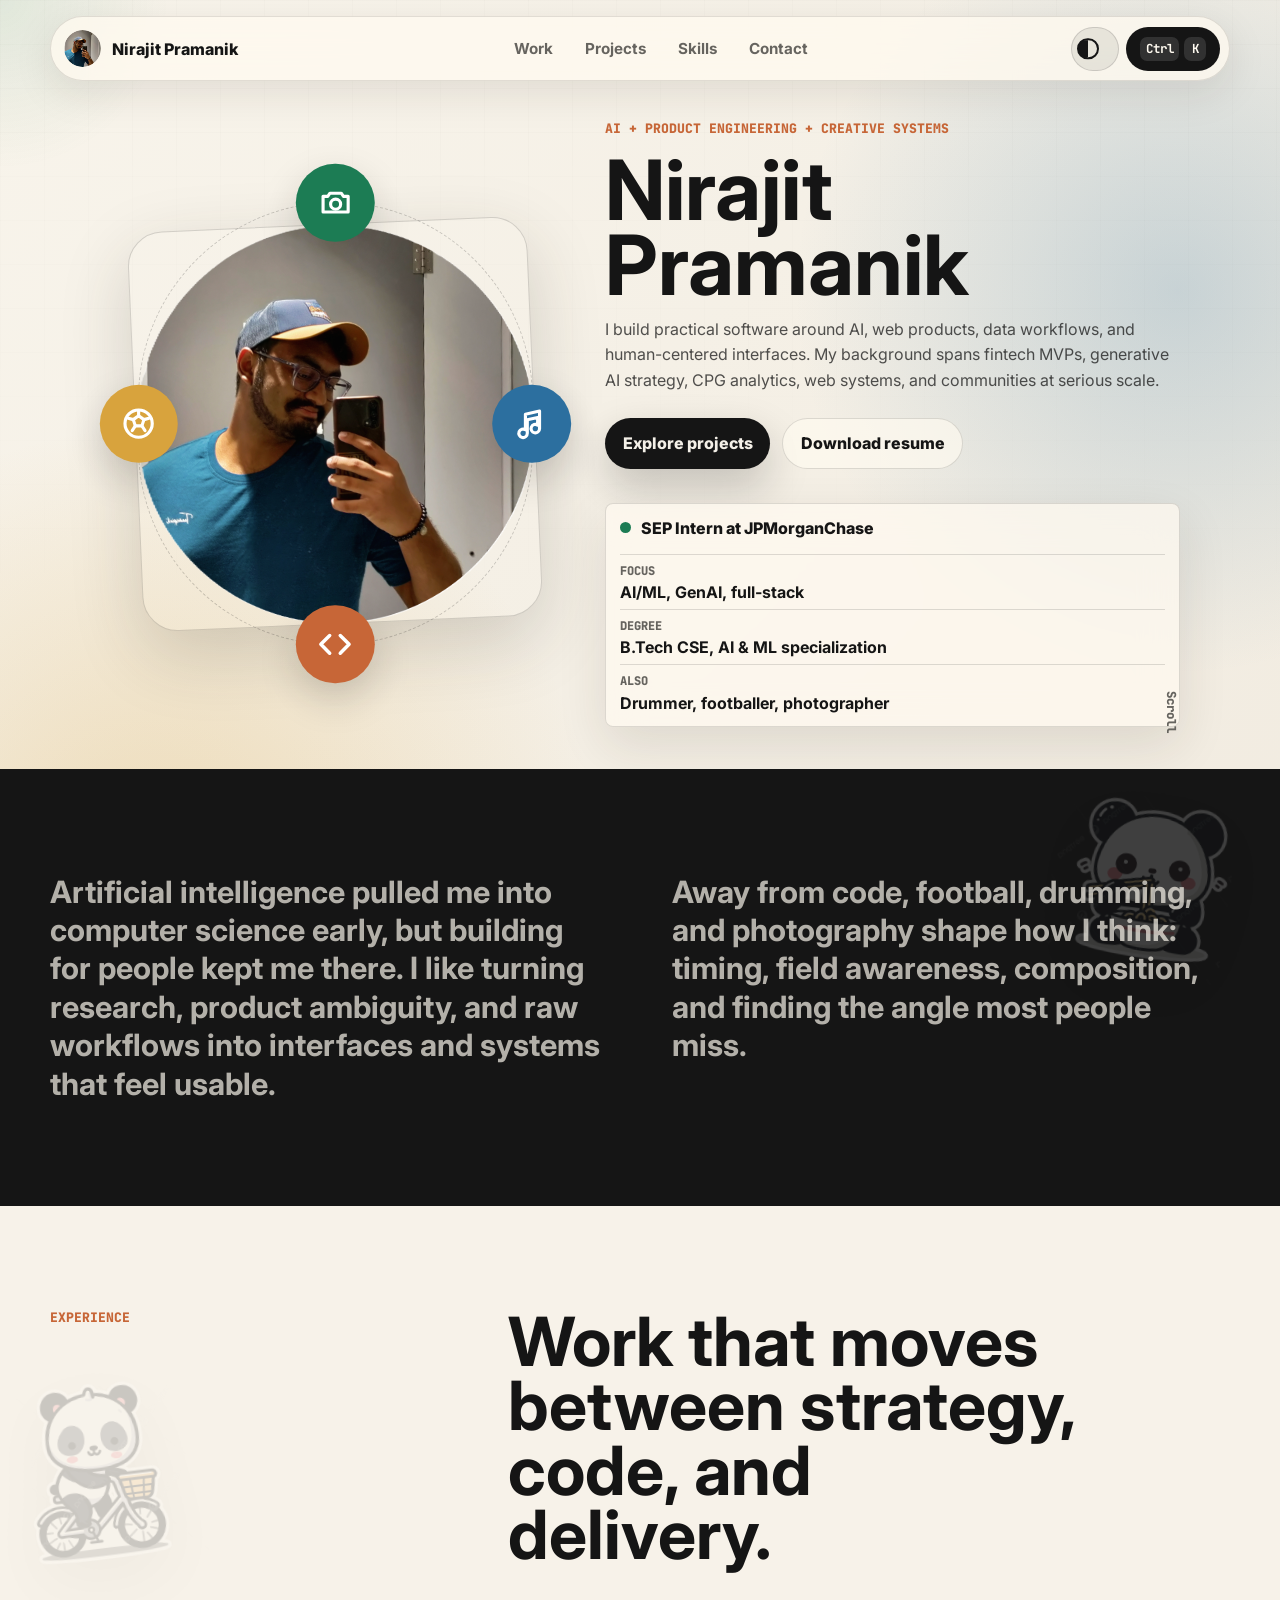
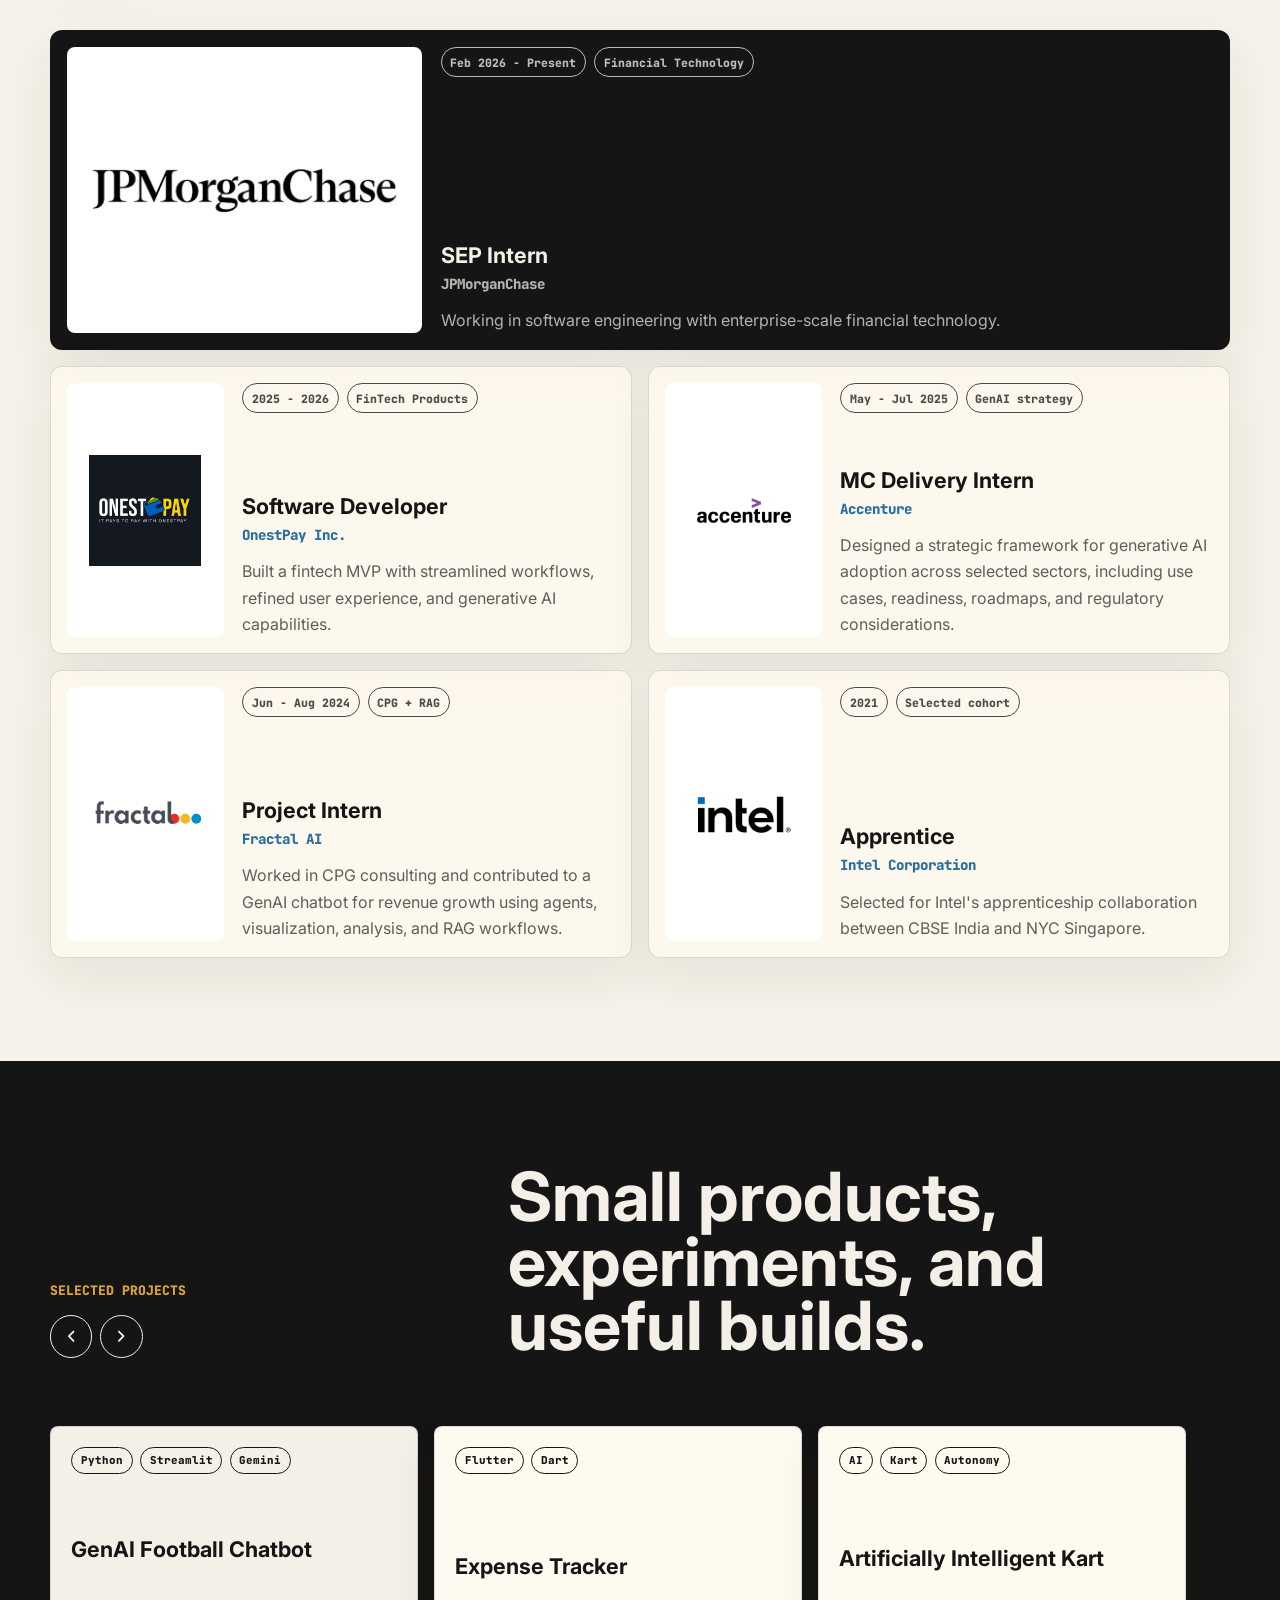
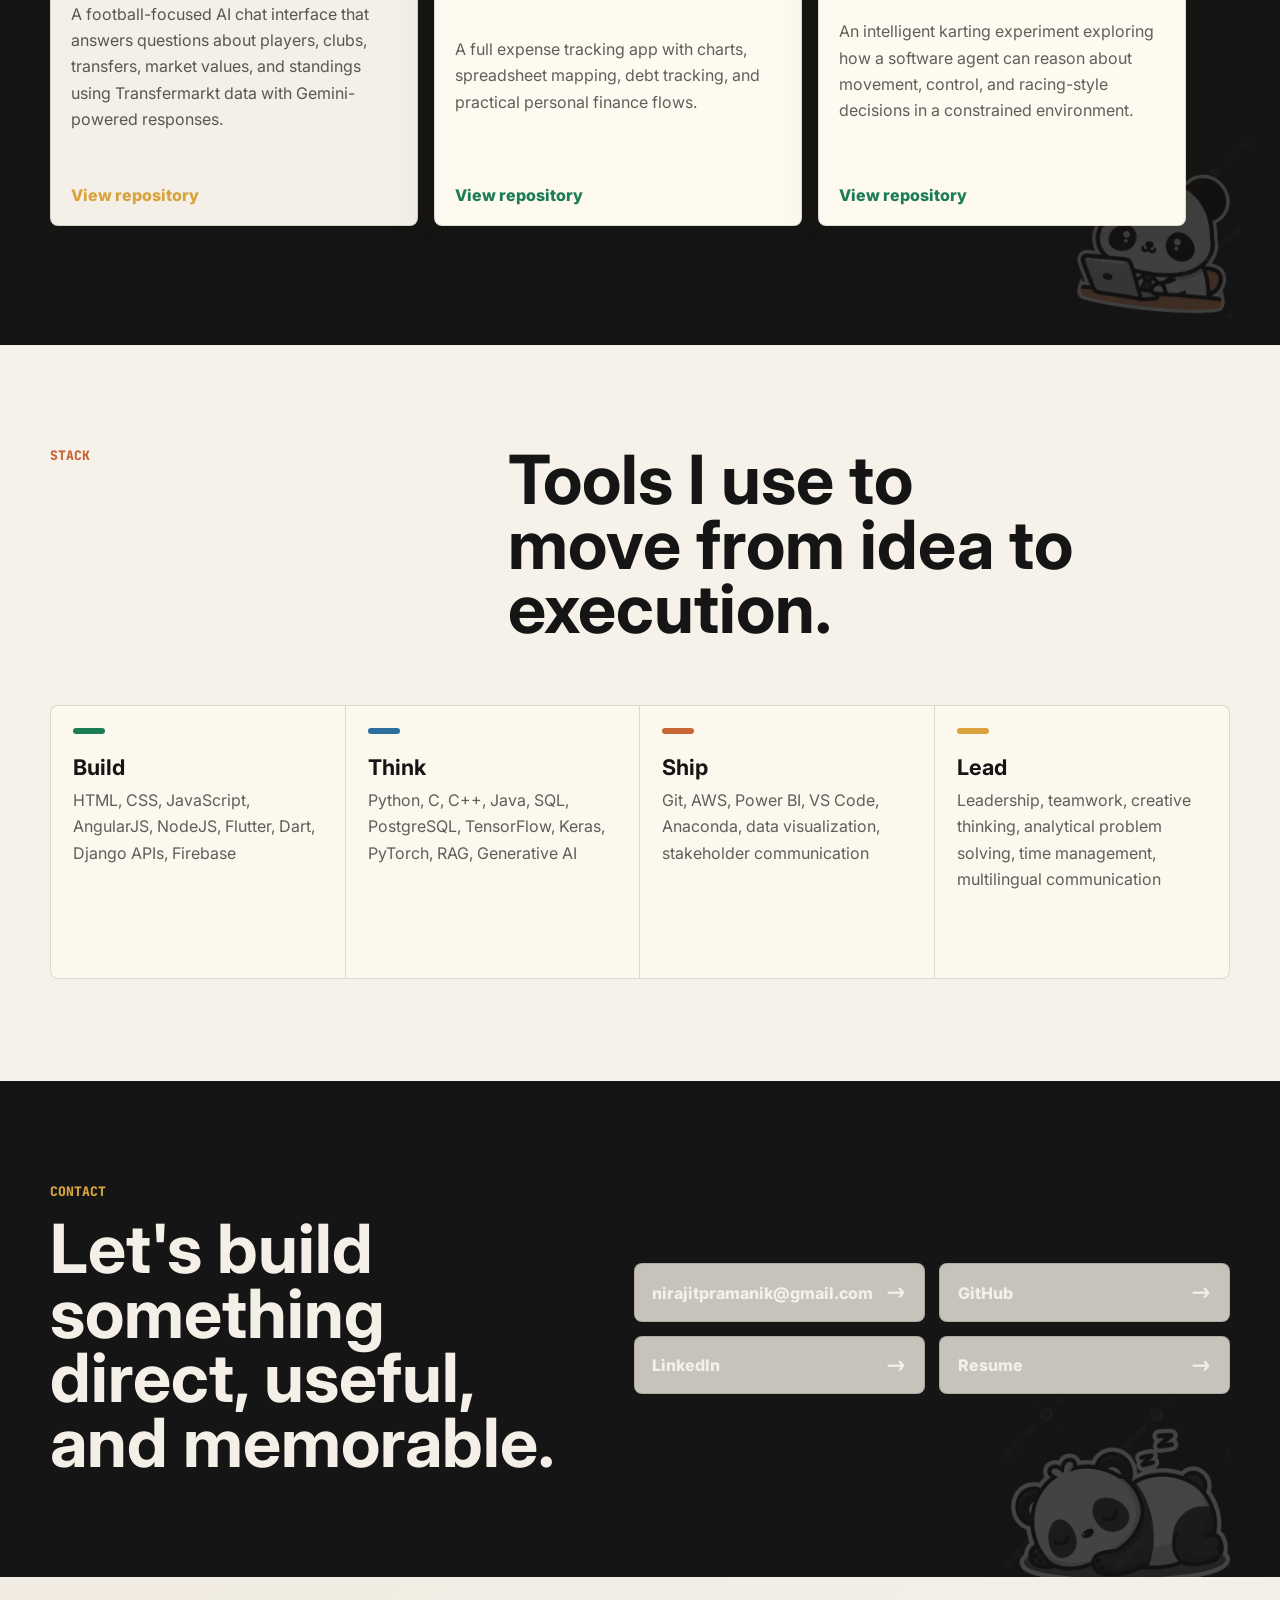
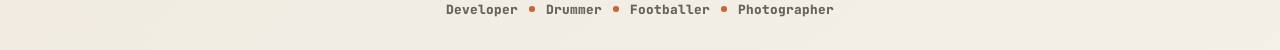
<file: index.html>
<!DOCTYPE html>
<html lang="en">
<head>
  <meta charset="UTF-8">
  <meta name="viewport" content="width=device-width, initial-scale=1.0">
  <meta name="description" content="Nirajit Pramanik - AI-focused software engineer, full-stack developer, drummer, footballer, and photographer.">
  <meta property="og:type" content="website">
  <link rel="canonical" href="https://nirajitpramanik.dev/">
  <meta property="og:url" content="https://nirajitpramanik.dev/">
  <meta property="og:title" content="Nirajit Pramanik">
  <meta property="og:description" content="AI-focused software engineer building useful products across web, data, and generative AI.">
  <meta property="og:image" content="https://nirajitpramanik.dev/assets/img/pfp.png">
  <meta name="twitter:card" content="summary_large_image">
  <meta name="twitter:title" content="Nirajit Pramanik">
  <meta name="twitter:description" content="AI-focused software engineer building useful products across web, data, and generative AI.">
  <meta name="twitter:image" content="https://nirajitpramanik.dev/assets/img/pfp.png">
  <title>Nirajit Pramanik | AI & Software Engineer</title>
  <link rel="preconnect" href="https://fonts.googleapis.com">
  <link rel="preconnect" href="https://fonts.gstatic.com" crossorigin>
  <link href="https://fonts.googleapis.com/css2?family=Inter:wght@400;500;600;700;800&family=JetBrains+Mono:wght@500;700&display=swap" rel="stylesheet">
  <link rel="icon" type="image/x-icon" href="./assets/img/favicon.ico">
  <link rel="stylesheet" href="./assets/css/styles.css">
  <script async src="https://www.googletagmanager.com/gtag/js?id=G-MHSLXDZWWX"></script>
  <script>
    window.dataLayer = window.dataLayer || [];
    function gtag(){dataLayer.push(arguments);}
    gtag('js', new Date());
    gtag('config', 'G-MHSLXDZWWX');
  </script>
</head>
<body>
  <div class="cursor-glow" aria-hidden="true"></div>
  <a class="skip-link" href="#main">Skip to content</a>

  <header class="site-header" data-reveal>
    <a class="brand" href="#top" aria-label="Nirajit Pramanik home">
      <img src="./assets/img/pfp.png" alt="" class="brand-photo">
      <span>Nirajit Pramanik</span>
    </a>
    <nav class="nav-links" aria-label="Primary navigation">
      <a href="#work">Work</a>
      <a href="#projects">Projects</a>
      <a href="#skills">Skills</a>
      <a href="#contact">Contact</a>
    </nav>
    <div class="header-actions">
      <button class="theme-toggle" type="button" data-theme-toggle aria-label="Invert site colours" aria-pressed="false">
        <span class="theme-icon" aria-hidden="true"></span>
      </button>
      <button class="palette-trigger" type="button" data-open-palette aria-label="Open profile command palette">
        <span class="key">Ctrl</span><span class="key">K</span>
      </button>
    </div>
  </header>

  <main id="main">
    <section class="hero" id="top">
      <div class="hero-media" data-reveal>
        <div class="portrait-orbit" aria-hidden="true">
          <span class="orbit-badge camera">
            <svg viewBox="0 0 24 24" focusable="false">
              <path d="M4 8h3l1.4-2h7.2L17 8h3v10H4V8Z"></path>
              <circle cx="12" cy="13" r="3.2"></circle>
            </svg>
          </span>
          <span class="orbit-badge music">
            <svg viewBox="0 0 24 24" focusable="false">
              <path d="M9 18.2a2.7 2.7 0 1 1-1.2-2.25V6l9-2v11.2a2.7 2.7 0 1 1-1.2-2.25V8.1l-6.6 1.45v8.65Z"></path>
            </svg>
          </span>
          <span class="orbit-badge code">
            <svg viewBox="0 0 24 24" focusable="false">
              <path d="m9 7-5 5 5 5"></path>
              <path d="m15 7 5 5-5 5"></path>
            </svg>
          </span>
          <span class="orbit-badge football">
            <svg viewBox="0 0 24 24" focusable="false">
              <circle cx="12" cy="12" r="8.7"></circle>
              <path d="m12 7 3.4 2.45-1.3 4H9.9l-1.3-4L12 7Z"></path>
              <path d="M8.6 9.45 5.4 8.6M15.4 9.45l3.2-.85M9.9 13.45l-2 3M14.1 13.45l2 3M12 7V3.8"></path>
            </svg>
          </span>
        </div>
        <img src="./assets/img/pfp.png" alt="Nirajit Pramanik" class="hero-photo">
      </div>
      <div class="hero-copy" data-reveal>
        <p class="eyebrow">AI + product engineering + creative systems</p>
        <h1>Nirajit Pramanik</h1>
        <p class="hero-text">
          I build practical software around AI, web products, data workflows, and human-centered interfaces.
          My background spans fintech MVPs, generative AI strategy, CPG analytics, web systems,
          and communities at serious scale.
        </p>
        <div class="hero-actions">
          <a class="button primary" href="#projects">Explore projects</a>
          <a class="button secondary" href="./assets/Resume - Nirajit Pramanik.pdf" target="_blank" rel="noreferrer" download="Resume-Nirajit Pramanik">Download resume</a>
        </div>
      </div>
      <aside class="hero-panel" aria-label="Profile snapshot" data-reveal>
        <div class="status-line">
          <span class="pulse"></span>
          <span>SEP Intern at JPMorganChase</span>
        </div>
        <dl class="quick-stats">
          <div><dt>Focus</dt><dd>AI/ML, GenAI, full-stack</dd></div>
          <div><dt>Degree</dt><dd>B.Tech CSE, AI & ML specialization</dd></div>
          <div><dt>Also</dt><dd>Drummer, footballer, photographer</dd></div>
        </dl>
      </aside>
      <div class="scroll-cue" aria-hidden="true">Scroll</div>
    </section>

    <section class="section section-dark intro-band" aria-label="Personal introduction">
      <img class="panda-sticker panda-ramen" src="./assets/img/pandas/panda-ramen.png" alt="" aria-hidden="true">
      <div class="section-inner intro-grid">
        <p data-reveal>
          Artificial intelligence pulled me into computer science early, but building for people kept me there.
          I like turning research, product ambiguity, and raw workflows into interfaces and systems that feel usable.
        </p>
        <p data-reveal>
          Away from code, football, drumming, and photography shape how I think: timing, field awareness, composition,
          and finding the angle most people miss.
        </p>
      </div>
    </section>

    <section class="section section-light work-section" id="work">
      <img class="panda-sticker panda-bike" src="./assets/img/pandas/panda-bike.png" alt="" aria-hidden="true">
      <div class="section-inner">
      <div class="section-heading" data-reveal>
        <p class="eyebrow">Experience</p>
        <h2>Work that moves between strategy, code, and delivery.</h2>
      </div>
      <div class="experience-showcase">
        <article class="experience-card featured current" data-reveal>
          <div class="company-logo logo-jpm">
            <img src="./assets/img/companies/JPMC.jpg" alt="JPMorganChase logo">
          </div>
          <div class="experience-content">
            <div class="experience-meta"><span>Feb 2026 - Present</span><span>Financial Technology</span></div>
            <h3>SEP Intern</h3>
            <p class="company">JPMorganChase</p>
            <p>Working in software engineering with enterprise-scale financial technology.</p>
          </div>
        </article>
        <article class="experience-card" data-reveal>
          <div class="company-logo logo-onest">
            <img src="./assets/img/companies/onestpay.avif" alt="OnestPay logo">
          </div>
          <div class="experience-content">
            <div class="experience-meta"><span>2025 - 2026</span><span>FinTech Products</span></div>
            <h3>Software Developer</h3>
            <p class="company">OnestPay Inc.</p>
            <p>Built a fintech MVP with streamlined workflows, refined user experience, and generative AI capabilities.</p>
          </div>
        </article>
        <article class="experience-card" data-reveal>
          <div class="company-logo logo-accenture">
            <img src="./assets/img/companies/Accenture.jpg" alt="Accenture logo">
          </div>
          <div class="experience-content">
            <div class="experience-meta"><span>May - Jul 2025</span><span>GenAI strategy</span></div>
            <h3>MC Delivery Intern</h3>
            <p class="company">Accenture</p>
            <p>Designed a strategic framework for generative AI adoption across selected sectors, including use cases, readiness, roadmaps, and regulatory considerations.</p>
          </div>
        </article>
        <article class="experience-card" data-reveal>
          <div class="company-logo logo-fractal">
            <img src="./assets/img/companies/fractal.png" alt="Fractal AI logo">
          </div>
          <div class="experience-content">
            <div class="experience-meta"><span>Jun - Aug 2024</span><span>CPG + RAG</span></div>
            <h3>Project Intern</h3>
            <p class="company">Fractal AI</p>
            <p>Worked in CPG consulting and contributed to a GenAI chatbot for revenue growth using agents, visualization, analysis, and RAG workflows.</p>
          </div>
        </article>
        <article class="experience-card" data-reveal>
          <div class="company-logo logo-intel">
            <img src="./assets/img/companies/intel.jpg" alt="Intel logo">
          </div>
          <div class="experience-content">
            <div class="experience-meta"><span>2021</span><span>Selected cohort</span></div>
            <h3>Apprentice</h3>
            <p class="company">Intel Corporation</p>
            <p>Selected for Intel's apprenticeship collaboration between CBSE India and NYC Singapore.</p>
          </div>
        </article>
      </div>
      </div>
    </section>

    <section class="section section-dark projects-section" id="projects">
      <img class="panda-sticker panda-laptop" src="./assets/img/pandas/panda-laptop.png" alt="" aria-hidden="true">
      <div class="section-inner">
      <div class="section-heading project-heading" data-reveal>
        <div>
          <p class="eyebrow">Selected projects</p>
          <div class="carousel-controls" aria-label="Project carousel controls">
            <button type="button" data-scroll-projects="prev" aria-label="Previous project">
              <svg viewBox="0 0 24 24" focusable="false"><path d="m15 6-6 6 6 6"></path></svg>
            </button>
            <button type="button" data-scroll-projects="next" aria-label="Next project">
              <svg viewBox="0 0 24 24" focusable="false"><path d="m9 6 6 6-6 6"></path></svg>
            </button>
          </div>
        </div>
        <h2>Small products, experiments, and useful builds.</h2>
      </div>
      <div class="project-grid">
        <article class="project-card featured" data-reveal>
          <div class="project-topline"><span>Python</span><span>Streamlit</span><span>Gemini</span></div>
          <h3>GenAI Football Chatbot</h3>
          <p>A football-focused AI chat interface that answers questions about players, clubs, transfers, market values, and standings using Transfermarkt data with Gemini-powered responses.</p>
          <a href="https://github.com/nirajitpramanik/genai-football-chatbot" target="_blank" rel="noreferrer">View repository</a>
        </article>
        <article class="project-card" data-reveal>
          <div class="project-topline"><span>Flutter</span><span>Dart</span></div>
          <h3>Expense Tracker</h3>
          <p>A full expense tracking app with charts, spreadsheet mapping, debt tracking, and practical personal finance flows.</p>
          <a href="https://github.com/nirajitpramanik/Expense-Tracker" target="_blank" rel="noreferrer">View repository</a>
        </article>
        <article class="project-card" data-reveal>
          <div class="project-topline"><span>AI</span><span>Kart</span><span>Autonomy</span></div>
          <h3>Artificially Intelligent Kart</h3>
          <p>An intelligent karting experiment exploring how a software agent can reason about movement, control, and racing-style decisions in a constrained environment.</p>
          <a href="https://github.com/nirajitpramanik/artificially-intelligent-kart" target="_blank" rel="noreferrer">View repository</a>
        </article>
        <article class="project-card" data-reveal>
          <div class="project-topline"><span>Stocks</span><span>News</span><span>Automation</span></div>
          <h3>Stock News Tracker</h3>
          <p>A market-awareness tool for tracking stock-related news and turning fast-moving headlines into a cleaner, easier-to-scan watchlist.</p>
          <a href="https://github.com/nirajitpramanik/stock-news-tracker" target="_blank" rel="noreferrer">View repository</a>
        </article>
        <article class="project-card" data-reveal>
          <div class="project-topline"><span>HTML</span><span>CSS</span><span>JS</span><span>AWS</span></div>
          <h3>Website Development</h3>
          <p>Personal and public websites, including travel journaling, college club pages, academic calculators, and football games.</p>
          <div class="link-list">
            <a href="https://main.d289a1s6c9stis.amplifyapp.com/" target="_blank" rel="noreferrer">Travel Journal</a>
            <a href="https://ignitiontechnologies.github.io/" target="_blank" rel="noreferrer">Ignition</a>
            <a href="https://nirajitpramanik.github.io/football-scorer-website/" target="_blank" rel="noreferrer">Football Scorer</a>
          </div>
        </article>
      </div>
      </div>
    </section>

    <section class="section section-light skills-section" id="skills">
      <div class="section-inner">
      <div class="section-heading" data-reveal>
        <p class="eyebrow">Stack</p>
        <h2>Tools I use to move from idea to execution.</h2>
      </div>
      <div class="skills-grid" data-reveal>
        <div class="skill-column">
          <h3>Build</h3>
          <p>HTML, CSS, JavaScript, AngularJS, NodeJS, Flutter, Dart, Django APIs, Firebase</p>
        </div>
        <div class="skill-column">
          <h3>Think</h3>
          <p>Python, C, C++, Java, SQL, PostgreSQL, TensorFlow, Keras, PyTorch, RAG, Generative AI</p>
        </div>
        <div class="skill-column">
          <h3>Ship</h3>
          <p>Git, AWS, Power BI, VS Code, Anaconda, data visualization, stakeholder communication</p>
        </div>
        <div class="skill-column">
          <h3>Lead</h3>
          <p>Leadership, teamwork, creative thinking, analytical problem solving, time management, multilingual communication</p>
        </div>
      </div>
      </div>
    </section>

    <section class="section section-dark contact-section" id="contact">
      <img class="panda-sticker panda-sleep" src="./assets/img/pandas/panda-sleep.png" alt="" aria-hidden="true">
      <div class="section-inner contact-inner">
      <div class="contact-copy" data-reveal>
        <p class="eyebrow">Contact</p>
        <h2>Let's build something direct, useful, and memorable.</h2>
      </div>
      <div class="contact-actions" data-reveal>
        <a href="mailto:nirajitpramanik@gmail.com">nirajitpramanik@gmail.com</a>
        <a href="https://github.com/nirajitpramanik" target="_blank" rel="noreferrer">GitHub</a>
        <a href="https://linkedin.com/in/nirajit-pramanik" target="_blank" rel="noreferrer">LinkedIn</a>
        <a href="./assets/Resume - Nirajit Pramanik.pdf" target="_blank" rel="noreferrer" download="Resume-Nirajit Pramanik">Resume</a>
      </div>
      </div>
    </section>
  </main>

  <footer class="site-footer">
    <span>Developer</span>
    <span>Drummer</span>
    <span>Footballer</span>
    <span>Photographer</span>
  </footer>

  <dialog class="command-palette" aria-label="Profile command palette">
    <div class="palette-shell">
      <input type="search" placeholder="Jump to work, projects, skills, contact..." aria-label="Search profile sections" data-palette-search>
      <div class="palette-results">
        <a href="#work" data-palette-item><span>Experience</span><small>Timeline and roles</small></a>
        <a href="#projects" data-palette-item><span>Projects</span><small>Apps, websites, experiments</small></a>
        <a href="#skills" data-palette-item><span>Skills</span><small>Languages, tools, strengths</small></a>
        <a href="#contact" data-palette-item><span>Contact</span><small>Email, GitHub, LinkedIn</small></a>
        <a href="./assets/Resume - Nirajit Pramanik.pdf" target="_blank" rel="noreferrer" download="Resume-Nirajit Pramanik" data-palette-item><span>Resume</span><small>Download PDF</small></a>
      </div>
    </div>
  </dialog>

  <script src="./assets/js/script.js"></script>
</body>
</html>
</file>
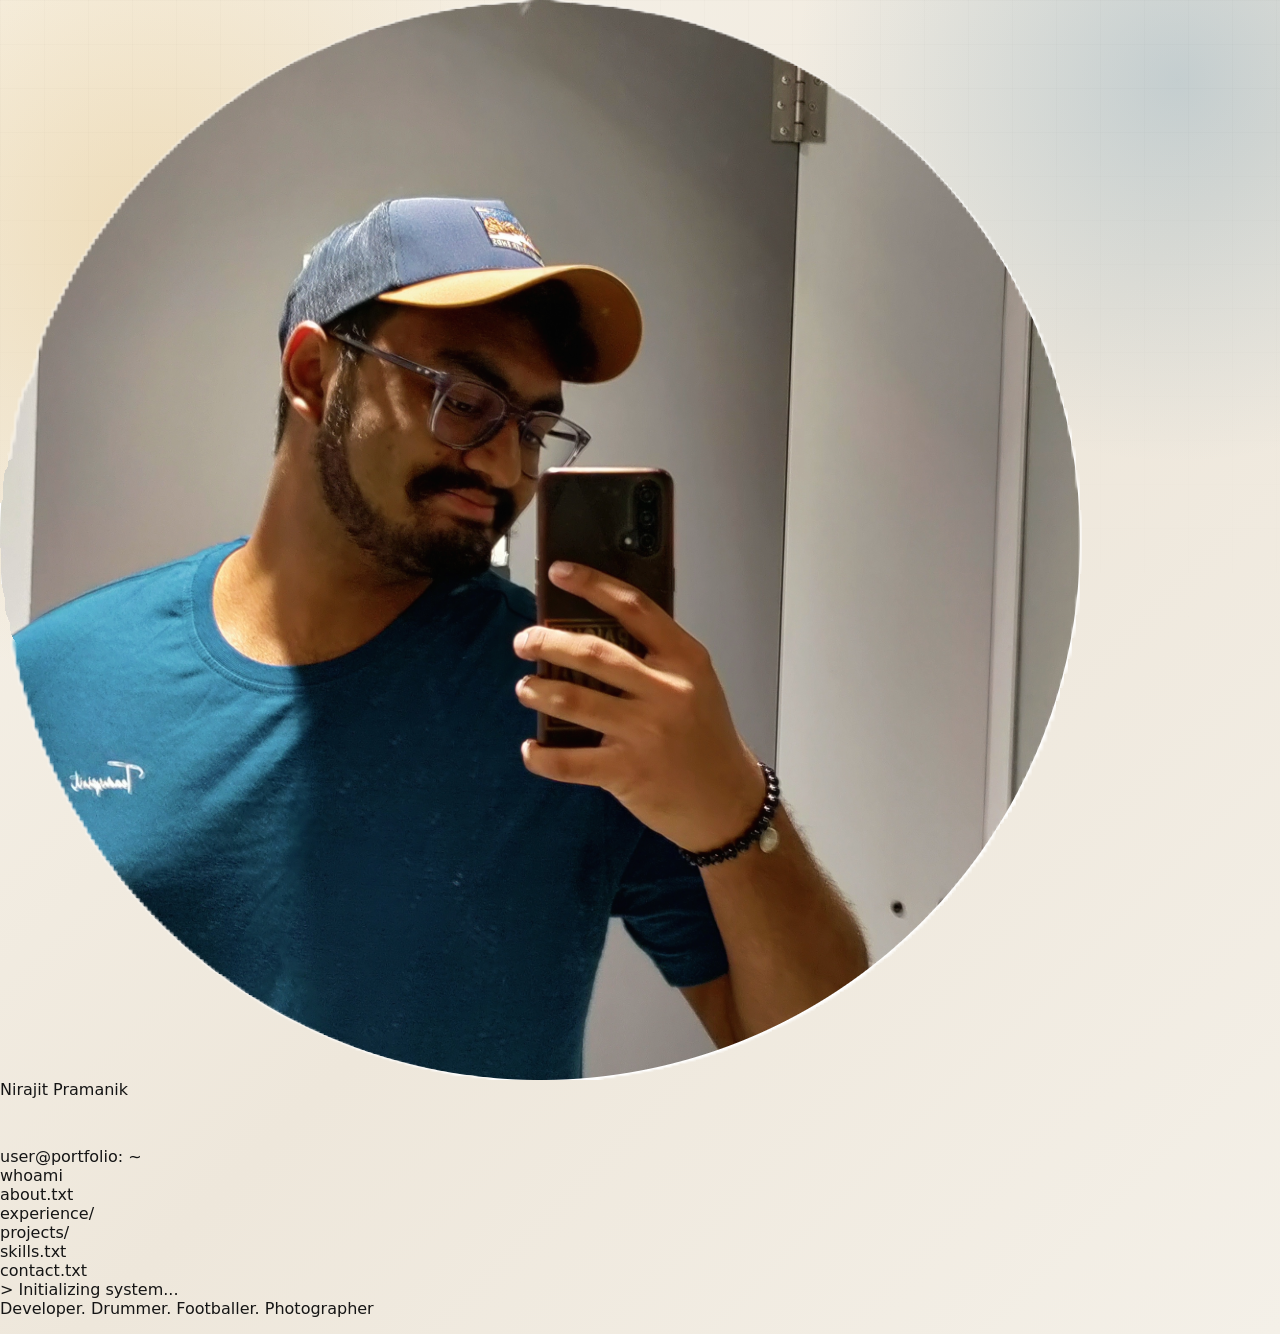
<file: v1/index.html>
<!DOCTYPE html>
<html lang="en">
<head>
    <meta charset="UTF-8">
    <meta name="viewport" content="width=device-width, initial-scale=1.0">
    <meta name="description" content="Profile website of Nirajit Pramanik.">
    <meta name="robots" content="noindex, follow">

    <!-- Open Graph / Facebook -->
    <meta property="og:type" content="website" />
    <meta property="og:url" content="https://nirajitpramanik.github.io/" />
    <meta property="og:title" content="Nirajit Pramanik" />
    <meta property="og:description" content="Profile website of Nirajit Pramanik." />
    <meta property="og:image" content="https://github.com/nirajitpramanik/nirajitpramanik.github.io/blob/main/assets/img/pfp.png" />

    <!-- Twitter -->
    <meta property="twitter:card" content="summary_large_image" />
    <meta property="twitter:url" content="https://nirajitpramanik.github.io/" />
    <meta property="twitter:title" content="Nirajit Pramanik" />
    <meta property="twitter:description" content="Profile website of Nirajit Pramanik." />
    <meta property="twitter:image" content="https://github.com/nirajitpramanik/nirajitpramanik.github.io/blob/main/assets/img/pfp.png" />

    <title>Nirajit Pramanik</title>

    <link rel="stylesheet" href="../assets/css/styles.css">
    <link href="https://fonts.googleapis.com/css2?family=Source+Code+Pro:wght@400;700&display=swap" rel="stylesheet">
    <link rel="icon" type="image/x-icon" href="../assets/img/favicon.ico" />

    <script async src="https://www.googletagmanager.com/gtag/js?id=G-MHSLXDZWWX"></script>
    <script>
        window.dataLayer = window.dataLayer || [];
        function gtag(){dataLayer.push(arguments);}
        gtag('js', new Date());

        gtag('config', 'G-MHSLXDZWWX');
    </script>

</head>
<body>
    <div class="top-bar">
      <div class="profile">
        <img src="../assets/img/pfp.png" alt="Profile Photo" class="profile-photo">
        <span class="profile-name">Nirajit Pramanik</span>
      </div>
    </div>

    <div class="main-content">
        <div class="terminal">
            <div class="terminal-header">
              <div class="buttons">
                <span class="button close"></span>
                <span class="button minimize"></span>
                <span class="button maximize"></span>
              </div>
              <div class="title">user@portfolio: ~</div>
            </div>
            
            <div class="terminal-tabs">
              <div class="tab active" data-tab="whoami">whoami</div>
              <div class="tab" data-tab="about">about.txt</div>
              <div class="tab" data-tab="experience">experience/</div>
              <div class="tab" data-tab="projects">projects/</div>
              <div class="tab" data-tab="skills">skills.txt</div>
              <div class="tab" data-tab="contact">contact.txt</div>
            </div>
        
            <div class="terminal-body">
              <!-- Initial Loading Animation -->
              <div id="initial-loading">
                <div class="loading-text">> Initializing system...</div>
                <div class="loading-dots"></div>
              </div>
      
              <!-- Content Container (initially hidden) -->
              <div id="content-container" style="display: none;">
                <!-- whoami section -->
                <div class="terminal-content" id="whoami">
                  <p class="command"></p>
                  <div class="output" style="display: none;">
                    <p>>
                        Hello! I am Nirajit Pramanik! I have completed my Bachelor's degree in Computer Science with a specialization in Artificial Intelligence and Machine Learning from Vellore Institute of Technology, Vellore. I am passionate about exploring the realms of AI and ML, and I have hands-on experience in web development and various programming languages. Beyond academics, I am an avid footballer, a dedicated drummer, and a photography enthusiast.
                        <br>
                        I am about to start my professional journey as an incoming SEP Graduate at JP Morgan Chase!
                    </p>
                  </div>
                </div>
        
              <!-- about section -->
              <div class="terminal-content" id="about">
                <p class="command">$ cat about.txt</p>
                <div class="output">
                  <p>
                    Artifical Intelligence (AI) and Machine Learning (ML) are two scopes that have always interested me since my early days of coding, and via that interest, I have completed my Bachelor's degree in Computer Science with a specialization in these groundbreaking fields. I have learnt quite a bit about the different uses, and applications of this field, through real life experiences, hands on projects and the theory taught to me. All of these experiences have piqued my interest even more for this domain. Other than just academics, I hold a keen interest in Web development, and it is evident from the different websites that I have made!
                        <br><br>
                    However other than academics, I am a huge football fan, and it holds a special place in my heart. I have been playing football since my early years of around 4-5. Through time, I have loved the sport more and also have had a chance to play at the national level. Off the field and during my free time, music is my absolute go-to. As a dedicated drummer for over nine years, I often trust music to wash away the strains of the day. Photography is something that has always comforted me, as through the lens of my camera, I love finding a unique perspective of the never ending beauty of this world!
                  </p>
                </div>
              </div>

              <!--Work Experience section-->
              <div class="terminal-content" id="experience">
                <p class="command">$ls -la work-experience</p>
                <div class="output">
                  <div class="project-item">
                    <p><b>> SEP Graduate</b></p>
                    <p class="project-meta">Company: JP Morgan Chase</p>
                    <p class="project-meta">Duration: Starting on February 2026</p>
                  </div>

                  <div class="project-item">
                    <p><b>> Software Developer</b></p>
                    <p class="project-meta">Company: OnestPay Inc.</p>
                    <p class="project-meta">Duration: August 2025 - Present</p>
                    <ul class="project-points">
                      <li>> Working with a FinTech startup to create the Minimum Viable Product (MVP) by streamlining workflow and enhancing user experience by integrating Generative AI capabilities.</li>
                    </ul>
                  </div>

                  <div class="project-item">
                    <p><b>> MC Delivery Intern</b></p>
                    <p class="project-meta">Company: Accenture</p>
                    <p class="project-meta">Duration: May 2025 - July 2025</p>
                    <ul class="project-points">
                      <li>> Developed a comprehensive strategic framework to guide the adoption of Generative AI across selected sectors, tailored to meet distinct business challenges and opportunities.</li>
                      <li>> My work involved in-depth research on current AI trends, mapping out high-impact use cases, assessing organizational readiness, and proposing phased implementation roadmaps.</li>
                      <li>> This initiative aimed to bridge the gap between technological potential and practical business value, while ensuring alignment with regulatory and ethical considerations.</li>
                      <li>> Collaborated closely with senior consultants and domain experts to ensure actionable and context-aware recommendations.</li>
                    </ul>
                  </div>

                  <div class="project-item">
                    <p><b>> Project Intern</b></p>
                    <p class="project-meta">Company: Fractal AI</p>
                    <p class="project-meta">Duration: June 2024 - August 2024</p>
                    <ul class="project-points">
                      <li>> Worked in the CPG Consulting domain with one of the largest CPG clients for their Net Revenue development. Worked with AI models and learnt about different CPG topics.</li>
                      <li>> Got the chance to work with the GenAI team on creating a chatbot for Growth Revenue development using different agents and tech stacks. Delved into data visualisation and analysis to create a RAG model for the chatbot.</li>
                    </ul>
                  </div>

                  <div class="project-item">
                    <p><b>> Freelance Developer</b></p>
                    <p class="project-meta">Duration: December 2021 - Present</p>
                    <ul class="project-points">
                      <li><b>Web Developer</b>: Worked as a web developer, developing sites for various communities and individuals. Using HTML, CSS, JavaScript and Django API, multiple sites were developed.</li>
                      <li><b>Discord Bot Developer</b>: Worked as a bot developer using Python language. By using the discord API, multiple bots were developed that were then hosted for the purpose of communities with over 80,000 members.</li>
                    </ul>
                  </div>

                  <div class="project-item">
                    <p><b>> Apprentice</b></p>
                    <p class="project-meta">Company: Intel Corporation</p>
                    <p class="project-meta">Duration: June 2021 - July 2021</p>
                    <ul class="project-points">
                      <li>> Became a part of Intel's Apprenticeship program as a collaboration between CBSE India and NYC Singapore. Was a part of the 50 students selected from both countries as a part of this program.</li>
                    </ul>
                  </div>
                </div>
              </div>
        
              <!-- projects section -->
              <div class="terminal-content" id="projects">
                <p class="command">$ ls -la projects/</p>
                <div class="output">
                  <div class="project-item">
                    <p>> Expense Tracker</p>
                    <p class="project-desc">A fully functional application that allows you to track all your expenses and view different charts to map them. Also has many other features like spreadsheet mapping and debt tracking!</p>
                    <p class="project-link">GitHub: <a href="https://github.com/nirajitpramanik/Expense-Tracker" target="_blank">https://github.com/nirajitpramanik/Expense-Tracker</a></p>
                    <p class="tech-stack">Tech: Flutter, Dart</p>
                  </div>

                  <div class="project-item">
                    <p>> Website Development</p>
                    <p class="project-desc">
                        Completed development of many websites that are for personal or public use. Some of them include:
                        <ul>
                            <li class="project-list-item">- <a href="https://main.d289a1s6c9stis.amplifyapp.com/" target="_blank"> Travel Journal Website</a>: Deployed using AWS, a travel journal website to keep memories of all the places visited.
                            </li>
                            <li class="project-list-item">- <a href="https://ignitiontechnologies.github.io/" target="_blank"> Ignition Website</a>: Created a now legacy website for my college club - Ignition.
                            </li>
                            <li class="project-list-item">- <a href="https://nirajitpramanik/github.io/cgpa-calculator/" target="_blank"> CGPA calculator Website</a>: A simple yet effective estimated CGPA/GPA calculator for VIT students.
                            </li>
                            <li class="project-list-item">- <a href="https://nirajitpramanik.github.io/football-scorer-website/" target="_blank"> Football Scorer Website</a>: A football related game website that provides blurred images of players to guess from.
                            </li>
                        </ul>
                    </p>
                    <p class="tech-stack">Tech: Python, HTML, CSS, JavaScript, AWS, GitHub</p>
                  </div>
                  
                  <div class="project-item">
                    <p>> Python Assistant</p>
                    <p class="project-desc">A simple replica of Iron Man's assistant - JARVIS! Capable of handling simple tasks via voice commands.</p>
                    <p class="project-link">GitHub: <a href="https://github.com/nirajitpramanik/Python-Assistant" target="_blank">https://github.com/nirajitpramanik/Python-Assistant</a></p>
                    <p class="tech-stack">Tech: Python, SpeechRecognition</p>
                  </div>

                  <div class="project-item">
                    <p>> AI Rock, Paper, Scissor</p>
                    <p class="project-desc">An AI based simple game tha tracks the user's gameplay and predicts the next move.</p>
                    <p class="project-link">GitHub: <a href="https://github.com/nirajitpramanik/AI-RPS" target="_blank">https://github.com/nirajitpramanik/AI-RPS</a></p>
                    <p class="tech-stack">Tech: Python</p>
                  </div>
                </div>
              </div>
        
              <!-- skills section -->
              <div class="terminal-content" id="skills">
                <p class="command">$ cat skills.txt</p>
                <div class="output">
                  <div class="skills-category">
                    <p>> Full-Stack Development</p>
                    <p>HTML, CSS, JavaScript, PostgreSQL, Git, Firebase</p>
                  </div>
                  <div class="skills-category">
                    <p>> Programming Languages:</p>
                    <p>Python, C, C++, SQL, Java, Flutter, AngularJS, NodeJS</p>
                  </div>
                  <div class="skills-category">
                    <p>> Frameworks:</p>
                    <p>tensorflow, Keras, PyTorch, Generative AI</p>
                  </div>
                  <div class="skills-category">
                    <p>> Developer Tools:</p>
                    <p>VS Code, Anaconda, Amazon Web Services, Power BI</p>
                  </div>
                  <div class="skills-category">
                    <p>> Soft Skills:</p>
                    <p>Leadership, Management, Teamwork, Communication, Creative thinking, Analytical & Problem solving, Time Management, Multilingual</p>
                  </div>
                </div>
              </div>
        
              <!-- contact section -->
              <div class="terminal-content" id="contact">
                <p class="command">$ cat contact.txt</p>
                <div class="output">
                  <ul>
                    <li>📧 Email: <a href="mailto:nirajitpramanik@gmail.com">nirajitpramanik@gmail.com</a></li>
                    <li>🔗 GitHub: <a href="https://github.com/nirajitpramanik" target="_blank">github.com/nirajitpramanik</a></li>
                    <li>💼 LinkedIn: <a href="https://linkedin.com/in/nirajit-pramanik" target="_blank">linkedin.com/in/nirajit-pramanik</a></li>
                    <li><a href="../assets/Resume - Nirajit Pramanik.pdf" download="Resume-Nirajit Pramanik">📜 Resume</a></li>
                  </ul>
                </div>
              </div>
            </div>
          </div>
        </div>
    </div>

    <footer class="footer">
        <p>Developer. Drummer. Footballer. Photographer</p>
      </footer>

    <script src="../assets/js/script.js"></script>
</html>
</file>
<file: assets/css/styles.css>
:root {
  color-scheme: light;
  --ink: #151515;
  --muted: #66645f;
  --paper: #f4f0e8;
  --panel: #fffaf0;
  --line: rgba(21, 21, 21, 0.14);
  --site-bg-a: #f8f4eb;
  --site-bg-b: #eee7db;
  --light-section: #f7f2e9;
  --dark-section: #151515;
  --dark-muted: rgba(255, 250, 240, 0.68);
  --green: #1c7c54;
  --rust: #c76637;
  --blue: #2c6f9f;
  --gold: #d8a33d;
  --shadow: 0 24px 70px rgba(50, 44, 35, 0.18);
  --mono: "JetBrains Mono", "SFMono-Regular", Consolas, monospace;
  --sans: "Inter", system-ui, -apple-system, BlinkMacSystemFont, "Segoe UI", sans-serif;
}

body[data-theme="invert"] {
  color-scheme: dark;
  --ink: #f7f2e9;
  --muted: #c8c0b4;
  --paper: #151515;
  --panel: #211f1d;
  --line: rgba(247, 242, 233, 0.18);
  --site-bg-a: #101010;
  --site-bg-b: #1d1b18;
  --light-section: #171717;
  --dark-section: #f7f2e9;
  --dark-muted: rgba(21, 21, 21, 0.72);
  --shadow: 0 24px 70px rgba(0, 0, 0, 0.34);
}

* {
  box-sizing: border-box;
}

html {
  scroll-behavior: smooth;
}

body {
  margin: 0;
  min-height: 100vh;
  color: var(--ink);
  background:
    radial-gradient(circle at 12% 18%, rgba(216, 163, 61, 0.28), transparent 28rem),
    radial-gradient(circle at 92% 6%, rgba(44, 111, 159, 0.22), transparent 24rem),
    linear-gradient(135deg, var(--site-bg-a) 0%, var(--site-bg-b) 54%, var(--paper) 100%);
  font-family: var(--sans);
  overflow-x: hidden;
}

body::before {
  position: fixed;
  inset: 0;
  z-index: -2;
  pointer-events: none;
  content: "";
  opacity: 0.35;
  background-image:
    linear-gradient(rgba(21, 21, 21, 0.045) 1px, transparent 1px),
    linear-gradient(90deg, rgba(21, 21, 21, 0.045) 1px, transparent 1px);
  background-size: 44px 44px;
  mask-image: linear-gradient(to bottom, #000 0%, transparent 82%);
}

a {
  color: inherit;
  text-decoration: none;
}

img {
  max-width: 100%;
  display: block;
}

.skip-link {
  position: fixed;
  left: 1rem;
  top: 1rem;
  z-index: 20;
  transform: translateY(-160%);
  padding: 0.7rem 1rem;
  border-radius: 999px;
  background: var(--ink);
  color: white;
}

.skip-link:focus {
  transform: translateY(0);
}

.cursor-glow {
  position: fixed;
  left: 0;
  top: 0;
  z-index: -1;
  width: 22rem;
  height: 22rem;
  border-radius: 50%;
  pointer-events: none;
  opacity: 0.35;
  transform: translate(-50%, -50%);
  background: radial-gradient(circle, rgba(28, 124, 84, 0.3), transparent 68%);
  transition: opacity 200ms ease;
}

.site-header {
  position: sticky;
  top: 0;
  z-index: 10;
  display: flex;
  align-items: center;
  justify-content: space-between;
  gap: 1rem;
  width: min(1180px, calc(100% - 2rem));
  margin: 1rem auto 0;
  padding: 0.55rem;
  border: 1px solid rgba(21, 21, 21, 0.12);
  border-radius: 999px;
  background: color-mix(in srgb, var(--panel) 76%, transparent);
  box-shadow: 0 12px 40px rgba(36, 31, 24, 0.1);
  backdrop-filter: blur(18px);
}

.brand,
.nav-links,
.theme-toggle,
.palette-trigger,
.button,
.contact-actions a {
  min-height: 44px;
}

.header-actions {
  display: inline-flex;
  align-items: center;
  gap: 0.45rem;
}

.brand {
  display: inline-flex;
  align-items: center;
  gap: 0.65rem;
  padding: 0.25rem 0.85rem 0.25rem 0.25rem;
  border-radius: 999px;
  font-weight: 800;
}

.brand-photo {
  width: 2.35rem;
  height: 2.35rem;
  border-radius: 50%;
  object-fit: cover;
}

.nav-links {
  display: flex;
  align-items: center;
  gap: 0.2rem;
  color: var(--muted);
  font-size: 0.95rem;
  font-weight: 700;
}

.nav-links a {
  padding: 0.75rem 0.9rem;
  border-radius: 999px;
}

.nav-links a:hover {
  color: var(--ink);
  background: rgba(21, 21, 21, 0.06);
}

.palette-trigger {
  display: inline-flex;
  align-items: center;
  gap: 0.3rem;
  border: 0;
  border-radius: 999px;
  padding: 0 0.9rem;
  color: var(--panel);
  background: var(--ink);
  cursor: pointer;
}

.theme-toggle {
  position: relative;
  width: 3rem;
  border: 1px solid var(--line);
  border-radius: 999px;
  background: color-mix(in srgb, var(--ink) 8%, transparent);
  cursor: pointer;
}

.theme-icon {
  position: absolute;
  left: 0.35rem;
  top: 50%;
  width: 1.35rem;
  height: 1.35rem;
  border: 2px solid var(--ink);
  border-radius: 50%;
  transform: translateY(-50%);
  background: linear-gradient(90deg, var(--ink) 50%, transparent 50%);
  transition: left 180ms ease, transform 180ms ease;
}

body[data-theme="invert"] .theme-icon {
  left: 1.18rem;
  transform: translateY(-50%) rotate(180deg);
}

.key {
  min-width: 1.35rem;
  padding: 0.22rem 0.35rem;
  border-radius: 0.45rem;
  background: rgba(255, 255, 255, 0.12);
  font-family: var(--mono);
  font-size: 0.78rem;
  font-weight: 700;
}

.hero {
  position: relative;
  display: grid;
  grid-template-columns: minmax(0, 0.9fr) minmax(24rem, 1.1fr);
  gap: clamp(1rem, 2.7vw, 3rem);
  align-items: center;
  width: min(1080px, calc(100% - 2rem));
  min-height: min(42rem, calc(100vh - 5.5rem));
  margin: 0 auto 1rem;
  padding: clamp(1.5rem, 3vw, 3rem) 0 clamp(1rem, 2vw, 2rem);
}

.hero-media {
  position: relative;
  grid-row: span 2;
  min-height: clamp(22rem, 42vw, 33rem);
  display: grid;
  place-items: center;
}

.hero-photo {
  position: relative;
  z-index: 2;
  width: min(64vw, 25rem);
  aspect-ratio: 1;
  border-radius: 2.2rem;
  object-fit: cover;
  border: 1px solid rgba(21, 21, 21, 0.16);
  box-shadow: var(--shadow);
  transform: rotate(-2.5deg);
}

.portrait-orbit,
.portrait-orbit span {
  position: absolute;
  border-radius: 999px;
}

.portrait-orbit {
  z-index: 3;
  inset: 8%;
  border: 1px dashed rgba(21, 21, 21, 0.2);
  animation: spin 34s linear infinite;
}

.portrait-orbit span {
  z-index: 4;
  width: 4.9rem;
  height: 4.9rem;
  display: grid;
  place-items: center;
  color: white;
  font-family: var(--mono);
  font-weight: 700;
  box-shadow: 0 16px 38px rgba(35, 30, 24, 0.18);
}

.orbit-badge > svg {
  animation: counter-spin 34s linear infinite;
}

.orbit-badge svg {
  width: 48%;
  height: 48%;
  fill: none;
  stroke: currentColor;
  stroke-width: 2;
  stroke-linecap: round;
  stroke-linejoin: round;
}

.portrait-orbit span:nth-child(1) {
  left: 50%;
  top: 0;
  transform: translate(-50%, -50%);
  background: var(--green);
}

.portrait-orbit span:nth-child(2) {
  right: 0;
  top: 50%;
  transform: translate(50%, -50%);
  background: var(--blue);
}

.portrait-orbit span:nth-child(3) {
  left: 50%;
  bottom: 0;
  transform: translate(-50%, 50%);
  background: var(--rust);
}

.portrait-orbit span:nth-child(4) {
  left: 0;
  top: 50%;
  transform: translate(-50%, -50%);
  background: var(--gold);
}

.orbit-badge.code svg {
  width: 54%;
  height: 54%;
}

.hero-copy {
  align-self: end;
}

.eyebrow {
  margin: 0 0 1rem;
  color: var(--rust);
  font-family: var(--mono);
  font-size: 0.82rem;
  font-weight: 800;
  letter-spacing: 0;
  text-transform: uppercase;
}

h1,
h2,
h3,
p {
  margin-top: 0;
}

h1 {
  max-width: 11ch;
  margin-bottom: 0.9rem;
  font-size: clamp(3.4rem, 6.5vw, 5.8rem);
  line-height: 0.9;
  letter-spacing: 0;
}

h2 {
  max-width: 13ch;
  margin-bottom: 0;
  font-size: clamp(2.2rem, 5.3vw, 5rem);
  line-height: 0.95;
  letter-spacing: 0;
}

h3 {
  font-size: 1.35rem;
  line-height: 1.1;
}

.hero-text {
  max-width: 38rem;
  color: color-mix(in srgb, var(--ink) 74%, transparent);
  font-size: clamp(1rem, 1.18vw, 1.12rem);
  line-height: 1.58;
}

.hero-actions {
  display: flex;
  flex-wrap: wrap;
  gap: 0.75rem;
  margin-top: 1.55rem;
}

.button {
  display: inline-flex;
  align-items: center;
  justify-content: center;
  padding: 0.9rem 1.1rem;
  border-radius: 999px;
  font-weight: 800;
  transition: transform 180ms ease, box-shadow 180ms ease;
}

.button:hover,
.contact-actions a:hover,
.project-card:hover {
  transform: translateY(-3px);
}

.button.primary {
  color: var(--paper);
  background: var(--ink);
  box-shadow: 0 18px 42px rgba(21, 21, 21, 0.22);
}

.button.secondary {
  border: 1px solid var(--line);
  background: color-mix(in srgb, var(--panel) 66%, transparent);
}

.hero-panel {
  align-self: start;
  border: 1px solid var(--line);
  border-radius: 0.5rem;
  padding: 0.85rem;
  background: color-mix(in srgb, var(--panel) 72%, transparent);
  box-shadow: 0 18px 50px rgba(41, 35, 25, 0.11);
  backdrop-filter: blur(18px);
}

.status-line {
  display: flex;
  align-items: center;
  gap: 0.6rem;
  margin-bottom: 1rem;
  font-weight: 800;
}

.pulse {
  width: 0.72rem;
  height: 0.72rem;
  border-radius: 50%;
  background: var(--green);
  box-shadow: 0 0 0 0 rgba(28, 124, 84, 0.6);
  animation: pulse 2s infinite;
}

.quick-stats {
  display: grid;
  gap: 0.45rem;
  margin: 0;
}

.quick-stats div {
  padding-top: 0.5rem;
  border-top: 1px solid var(--line);
}

.quick-stats dt {
  color: var(--muted);
  font-family: var(--mono);
  font-size: 0.75rem;
  font-weight: 800;
  text-transform: uppercase;
}

.quick-stats dd {
  margin: 0.2rem 0 0;
  font-weight: 700;
}

.scroll-cue {
  position: absolute;
  right: 0;
  bottom: 1.25rem;
  color: var(--muted);
  font-family: var(--mono);
  font-size: 0.78rem;
  font-weight: 800;
  writing-mode: vertical-rl;
}

.section {
  position: relative;
  width: 100%;
  margin: 0;
  padding: clamp(4rem, 8vw, 8rem) max(1rem, calc((100vw - 1180px) / 2));
  scroll-margin-top: 6rem;
  overflow: hidden;
}

.section-inner {
  position: relative;
  z-index: 1;
  width: 100%;
  max-width: 1180px;
  margin-inline: auto;
}

.panda-sticker {
  position: absolute;
  z-index: 0;
  width: clamp(8rem, 14vw, 13rem);
  height: auto;
  pointer-events: none;
  user-select: none;
  opacity: 0.18;
  filter: drop-shadow(0 22px 34px rgba(0, 0, 0, 0.18));
}

.panda-ramen {
  right: max(1rem, calc((100vw - 1180px) / 2));
  top: 1.5rem;
  transform: rotate(8deg);
}

.panda-bike {
  left: max(0.5rem, calc((100vw - 1240px) / 2));
  top: 11rem;
  transform: rotate(-7deg);
}

.panda-laptop {
  right: max(0.5rem, calc((100vw - 1240px) / 2));
  bottom: 2rem;
  transform: rotate(5deg);
}

.panda-sleep {
  right: max(1rem, calc((100vw - 1180px) / 2));
  bottom: -1.5rem;
  width: clamp(10rem, 18vw, 17rem);
  opacity: 0.2;
}

.section-light {
  background: var(--light-section);
  color: var(--ink);
}

.section-dark {
  background: var(--dark-section);
  color: var(--paper);
}

.section-dark .eyebrow {
  color: var(--gold);
}

.section-dark h2,
.section-dark h3 {
  color: var(--paper);
}

.section-dark p,
.section-dark .company,
.section-dark .skill-column p {
  color: var(--dark-muted);
}

.section-dark .project-card,
.section-dark .project-card h3,
.section-dark .project-card .project-topline {
  color: var(--ink);
}

.section-dark .project-card p {
  color: color-mix(in srgb, var(--ink) 68%, transparent);
}

.intro-band {
  border-block: 1px solid var(--line);
}

.intro-grid {
  display: grid;
  grid-template-columns: repeat(2, minmax(0, 1fr));
  gap: clamp(1.5rem, 5vw, 5rem);
}

.intro-grid p {
  margin: 0;
  font-size: clamp(1.35rem, 2.4vw, 2.5rem);
  line-height: 1.25;
  font-weight: 700;
}

.section-heading {
  display: grid;
  grid-template-columns: minmax(0, 0.75fr) minmax(0, 1.25fr);
  gap: 1.5rem;
  align-items: start;
  margin-bottom: clamp(2rem, 5vw, 4rem);
}

.experience-showcase {
  display: grid;
  grid-template-columns: repeat(12, minmax(0, 1fr));
  gap: 1rem;
}

.experience-card {
  position: relative;
  display: grid;
  grid-template-columns: minmax(8.5rem, 0.42fr) minmax(0, 1fr);
  gap: 1.15rem;
  grid-column: span 6;
  min-height: 18rem;
  padding: 1rem;
  border: 1px solid var(--line);
  border-radius: 0.75rem;
  background: color-mix(in srgb, var(--panel) 74%, transparent);
  box-shadow: 0 18px 50px rgba(41, 35, 25, 0.08);
  overflow: hidden;
  transition: transform 180ms ease, box-shadow 180ms ease;
}

.experience-card.featured {
  grid-column: span 12;
  min-height: 20rem;
  grid-template-columns: minmax(12rem, 0.46fr) minmax(0, 1fr);
  background: var(--ink);
  color: var(--paper);
}

.experience-card:hover {
  transform: translateY(-4px);
  box-shadow: var(--shadow);
}

.company-logo {
  display: grid;
  place-items: center;
  min-height: 100%;
  border-radius: 0.5rem;
  padding: clamp(0.9rem, 2vw, 1.4rem);
  background: #fff;
  overflow: hidden;
}

.company-logo img {
  width: 100%;
  height: 100%;
  max-height: 10rem;
  object-fit: contain;
}

.logo-jpm {
  background: #fff;
}

.logo-onest {
  background: #fff;
}

.logo-accenture {
  background: #fff;
}

.logo-fractal {
  background: #fff;
}

.logo-intel {
  background: #fff;
}

.experience-content {
  display: flex;
  flex-direction: column;
  justify-content: flex-end;
  min-width: 0;
}

.experience-meta {
  display: flex;
  flex-wrap: wrap;
  gap: 0.5rem;
  margin-bottom: auto;
}

.experience-meta span {
  padding: 0.38rem 0.55rem;
  border: 1px solid currentColor;
  border-radius: 999px;
  color: color-mix(in srgb, currentColor 76%, transparent);
  font-family: var(--mono);
  font-size: 0.72rem;
  font-weight: 800;
}

.experience-card.featured .experience-content p:last-child,
.experience-card.featured .company {
  color: color-mix(in srgb, var(--paper) 72%, transparent);
}

.experience-card h3,
.project-card h3,
.skill-column h3 {
  margin-bottom: 0.45rem;
}

.company {
  margin-bottom: 0.9rem;
  color: var(--blue);
  font-family: var(--mono);
  font-size: 0.88rem;
  font-weight: 800;
}

.experience-content p:last-child,
.project-card p,
.skill-column p {
  margin-bottom: 0;
  color: color-mix(in srgb, var(--ink) 68%, transparent);
  line-height: 1.65;
}

.projects-section {
  border-block: 1px solid var(--line);
}

.project-heading {
  align-items: end;
}

.carousel-controls {
  display: flex;
  gap: 0.5rem;
}

.carousel-controls button {
  width: 2.65rem;
  height: 2.65rem;
  display: inline-grid;
  place-items: center;
  border: 1px solid currentColor;
  border-radius: 999px;
  color: var(--paper);
  background: transparent;
  cursor: pointer;
}

.carousel-controls svg {
  width: 1.15rem;
  height: 1.15rem;
  fill: none;
  stroke: currentColor;
  stroke-width: 2.4;
  stroke-linecap: round;
  stroke-linejoin: round;
}

.project-grid {
  display: flex;
  gap: 1rem;
  overflow-x: auto;
  padding: 0.25rem 0 1rem;
  margin-inline: 0;
  scroll-snap-type: x mandatory;
  scroll-padding-inline: max(1rem, calc((100vw - 1180px) / 2));
  scrollbar-width: thin;
  scrollbar-color: color-mix(in srgb, var(--paper) 45%, transparent) transparent;
}

.project-card {
  flex: 0 0 min(23rem, calc(100vw - 2rem));
  min-height: 25rem;
  display: flex;
  flex-direction: column;
  justify-content: space-between;
  padding: 1.25rem;
  border: 1px solid var(--line);
  border-radius: 0.5rem;
  background: var(--panel);
  box-shadow: 0 18px 50px rgba(41, 35, 25, 0.09);
  scroll-snap-align: start;
  transition: transform 180ms ease, box-shadow 180ms ease;
}

.project-card.featured {
  background: var(--paper);
  color: var(--ink);
}

.project-card.featured p {
  color: color-mix(in srgb, var(--ink) 70%, transparent);
}

.project-topline {
  display: flex;
  flex-wrap: wrap;
  gap: 0.45rem;
  margin-bottom: 2rem;
}

.project-topline span {
  padding: 0.35rem 0.55rem;
  border: 1px solid currentColor;
  border-radius: 999px;
  color: inherit;
  font-family: var(--mono);
  font-size: 0.68rem;
  font-weight: 800;
}

.project-card a {
  width: fit-content;
  margin-top: 1.25rem;
  color: var(--green);
  font-weight: 800;
}

.project-card.featured a {
  color: var(--gold);
}

.link-list {
  display: flex;
  flex-wrap: wrap;
  gap: 0.8rem;
}

.skills-grid {
  display: grid;
  grid-template-columns: repeat(4, minmax(0, 1fr));
  border: 1px solid var(--line);
  border-radius: 0.5rem;
  background: color-mix(in srgb, var(--panel) 72%, transparent);
  overflow: hidden;
}

.skill-column {
  min-height: 17rem;
  padding: 1.4rem;
  border-right: 1px solid var(--line);
}

.skill-column:last-child {
  border-right: 0;
}

.skill-column h3::before {
  display: block;
  width: 2rem;
  height: 0.35rem;
  margin-bottom: 1.4rem;
  border-radius: 999px;
  content: "";
  background: var(--green);
}

.skill-column:nth-child(2) h3::before {
  background: var(--blue);
}

.skill-column:nth-child(3) h3::before {
  background: var(--rust);
}

.skill-column:nth-child(4) h3::before {
  background: var(--gold);
}

.contact-inner {
  display: grid;
  grid-template-columns: minmax(0, 0.85fr) minmax(18rem, 1fr);
  gap: clamp(2rem, 6vw, 5rem);
  align-items: center;
}

.contact-actions {
  display: grid;
  grid-template-columns: repeat(2, minmax(0, 1fr));
  gap: 0.9rem;
}

.contact-actions a {
  display: flex;
  align-items: center;
  justify-content: space-between;
  padding: 1.1rem;
  border: 1px solid var(--line);
  border-radius: 0.5rem;
  background: rgba(255, 250, 240, 0.76);
  font-weight: 800;
  transition: transform 180ms ease, background 180ms ease;
}

.contact-actions a::after {
  content: "->";
  font-family: var(--mono);
}

.site-footer {
  display: flex;
  flex-wrap: wrap;
  justify-content: center;
  gap: 0.7rem;
  padding: 1.5rem 1rem 2rem;
  color: var(--muted);
  font-family: var(--mono);
  font-size: 0.8rem;
  font-weight: 800;
}

.site-footer span {
  display: inline-flex;
  align-items: center;
  gap: 0.7rem;
}

.site-footer span:not(:last-child)::after {
  width: 0.35rem;
  height: 0.35rem;
  border-radius: 50%;
  content: "";
  background: var(--rust);
}

.command-palette {
  width: min(42rem, calc(100% - 2rem));
  padding: 0;
  border: 1px solid var(--line);
  border-radius: 0.75rem;
  background: transparent;
  box-shadow: var(--shadow);
}

.command-palette::backdrop {
  background: rgba(21, 21, 21, 0.38);
  backdrop-filter: blur(8px);
}

.palette-shell {
  padding: 0.8rem;
  background: var(--panel);
}

.palette-shell input {
  width: 100%;
  min-height: 3.4rem;
  border: 1px solid var(--line);
  border-radius: 0.5rem;
  padding: 0 1rem;
  color: var(--ink);
  background: white;
  font: 700 1rem var(--sans);
  outline: none;
}

.palette-results {
  display: grid;
  gap: 0.35rem;
  margin-top: 0.6rem;
}

.palette-results a {
  display: flex;
  justify-content: space-between;
  gap: 1rem;
  padding: 0.85rem;
  border-radius: 0.5rem;
}

.palette-results a:hover,
.palette-results a:focus {
  background: rgba(21, 21, 21, 0.06);
  outline: none;
}

.palette-results span {
  font-weight: 800;
}

.palette-results small {
  color: var(--muted);
}

[data-reveal] {
  opacity: 0;
  transform: translateY(24px);
  transition: opacity 700ms ease, transform 700ms ease;
}

[data-reveal].is-visible {
  opacity: 1;
  transform: translateY(0);
}

@keyframes spin {
  to {
    transform: rotate(360deg);
  }
}

@keyframes counter-spin {
  to {
    transform: rotate(-360deg);
  }
}

@keyframes pulse {
  70% {
    box-shadow: 0 0 0 0.65rem rgba(28, 124, 84, 0);
  }
  100% {
    box-shadow: 0 0 0 0 rgba(28, 124, 84, 0);
  }
}

@media (prefers-reduced-motion: reduce) {
  *,
  *::before,
  *::after {
    scroll-behavior: auto !important;
    animation-duration: 0.01ms !important;
    animation-iteration-count: 1 !important;
    transition-duration: 0.01ms !important;
  }
}

@media (max-width: 940px) {
  .site-header {
    border-radius: 1rem;
  }

  .nav-links {
    display: none;
  }

  .hero,
  .contact-inner,
  .section-heading,
  .intro-grid {
    grid-template-columns: 1fr;
  }

  .project-heading {
    gap: 2rem;
  }

  .panda-sticker {
    width: 8rem;
    opacity: 0.14;
  }

  .panda-bike,
  .panda-laptop {
    display: none;
  }

  .hero {
    min-height: auto;
    margin-bottom: 0.75rem;
  }

  .hero-media {
    grid-row: auto;
    min-height: 20rem;
    order: -1;
  }

  .hero-copy {
    align-self: start;
  }

  .hero-panel {
    width: 100%;
  }

  .experience-card,
  .experience-card.featured {
    grid-column: span 12;
    grid-template-columns: minmax(7.5rem, 0.36fr) minmax(0, 1fr);
    min-height: 16rem;
  }

  .skills-grid {
    grid-template-columns: repeat(2, minmax(0, 1fr));
  }

  .skill-column:nth-child(2) {
    border-right: 0;
  }

  .skill-column:nth-child(-n+2) {
    border-bottom: 1px solid var(--line);
  }
}

@media (max-width: 620px) {
  .site-header {
    width: calc(100% - 1.5rem);
    margin-top: 0.5rem;
    gap: 0.35rem;
  }

  .brand span {
    max-width: clamp(6.2rem, 34vw, 8rem);
    overflow: hidden;
    text-overflow: ellipsis;
    white-space: nowrap;
  }

  .palette-trigger {
    padding-inline: 0.55rem;
  }

  .header-actions {
    flex: 0 0 auto;
    gap: 0.25rem;
  }

  .theme-toggle {
    width: 2.45rem;
  }

  body[data-theme="invert"] .theme-icon {
    left: 0.86rem;
  }

  .hero {
    width: min(100% - 2rem, 1180px);
  }

  .section {
    padding-inline: 1rem;
  }

  .panda-sticker {
    width: 6.5rem;
    opacity: 0.12;
  }

  .panda-ramen {
    right: -2rem;
    top: 1rem;
  }

  .panda-sleep {
    right: -2.5rem;
    bottom: -1rem;
    width: 8rem;
  }

  .hero-photo {
    width: min(68vw, 17rem);
    border-radius: 1.35rem;
  }

  .hero-media {
    min-height: 18rem;
  }

  .portrait-orbit {
    inset: 13%;
  }

  .portrait-orbit span {
    width: 3rem;
    height: 3rem;
    font-size: 0.76rem;
  }

  h1 {
    font-size: clamp(3.05rem, 15vw, 4.1rem);
  }

  h2 {
    font-size: clamp(2.15rem, 11vw, 3.2rem);
  }

  .hero-actions,
  .button,
  .contact-actions,
  .contact-actions a {
    width: 100%;
  }

  .hero-panel {
    display: none;
  }

  .project-grid {
    padding-inline: 1rem;
    margin-inline: -1rem;
    scroll-padding-inline: 1rem;
  }

  .project-card {
    flex-basis: min(18rem, 82vw);
  }

  .experience-card,
  .experience-card.featured {
    grid-template-columns: 1fr;
    gap: 0.9rem;
    min-height: auto;
  }

  .company-logo,
  .experience-card.featured .company-logo {
    min-height: 8rem;
  }

  .experience-meta {
    margin-bottom: 1.5rem;
  }

  .skills-grid,
  .contact-actions {
    grid-template-columns: 1fr;
  }

  .skill-column,
  .skill-column:nth-child(2) {
    border-right: 0;
    border-bottom: 1px solid var(--line);
  }

  .skill-column:last-child {
    border-bottom: 0;
  }

  .palette-results a {
    flex-direction: column;
    gap: 0.2rem;
  }
}
</file>
